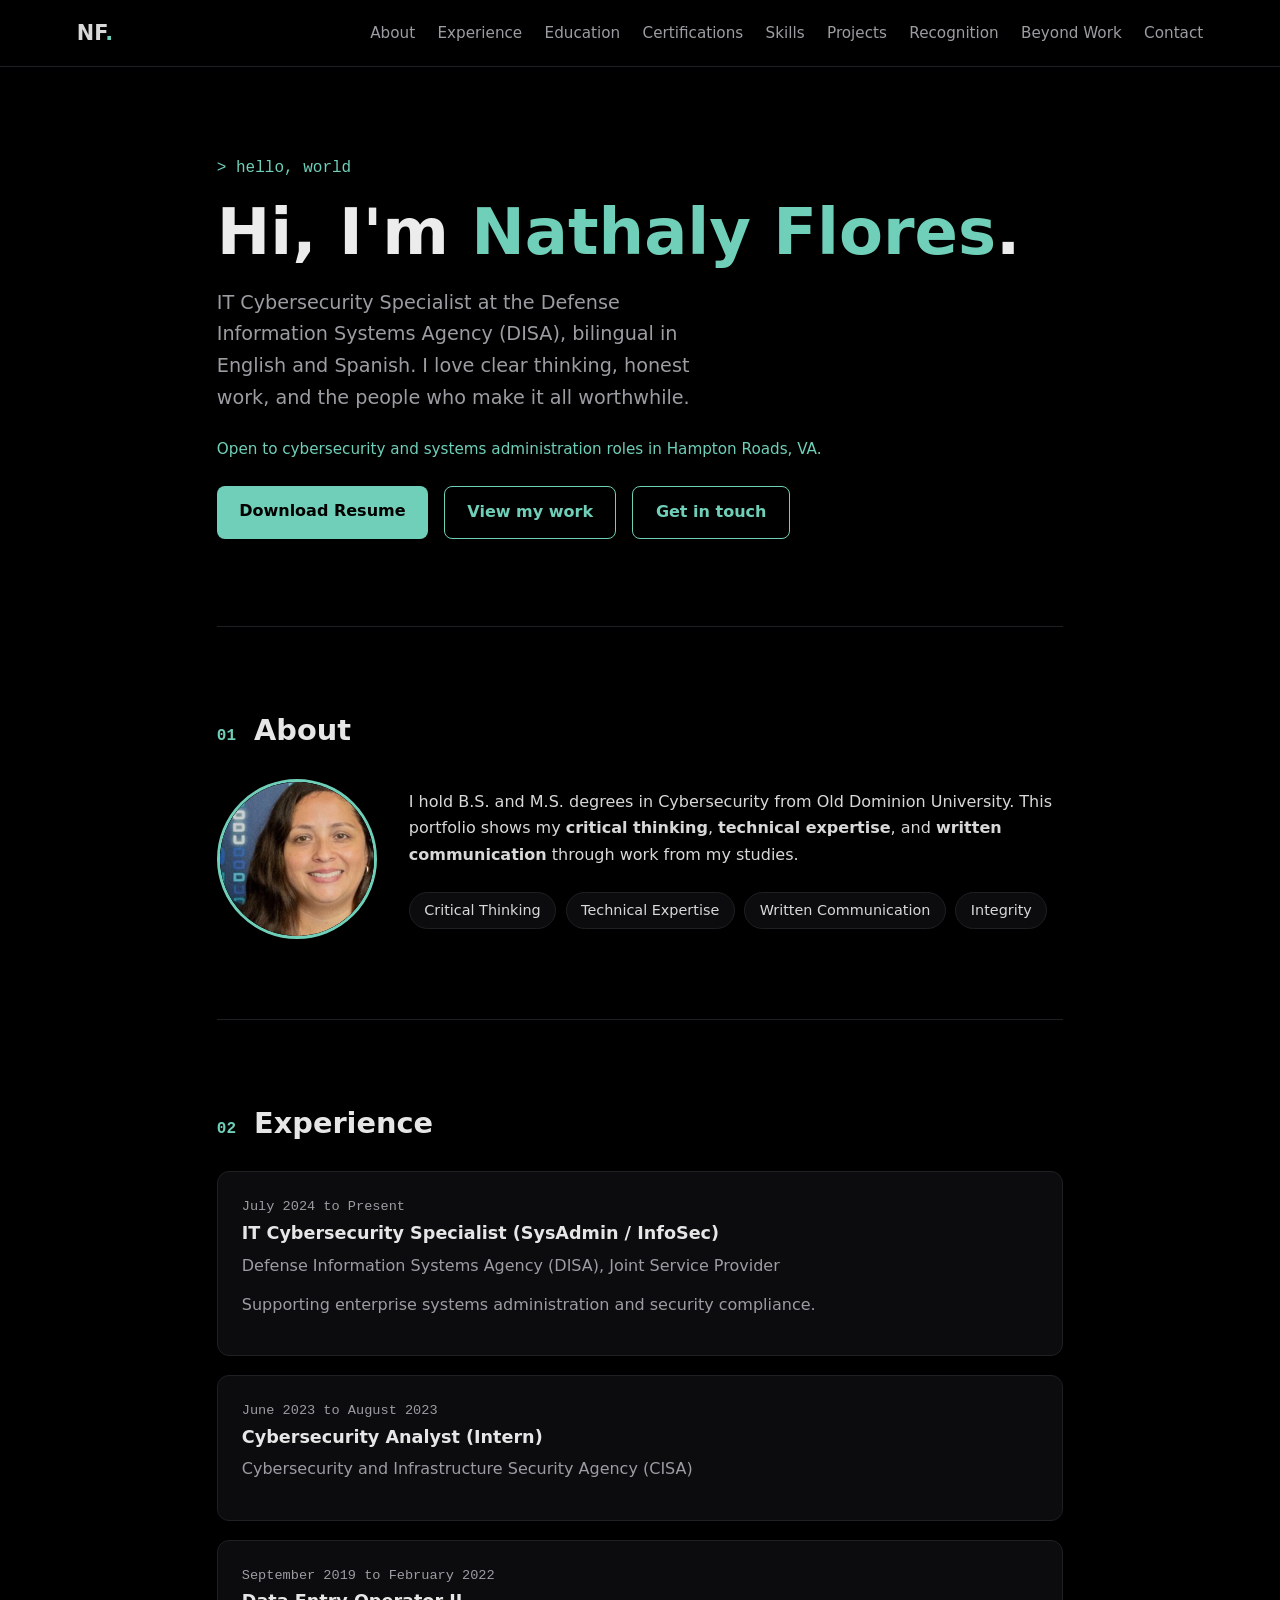
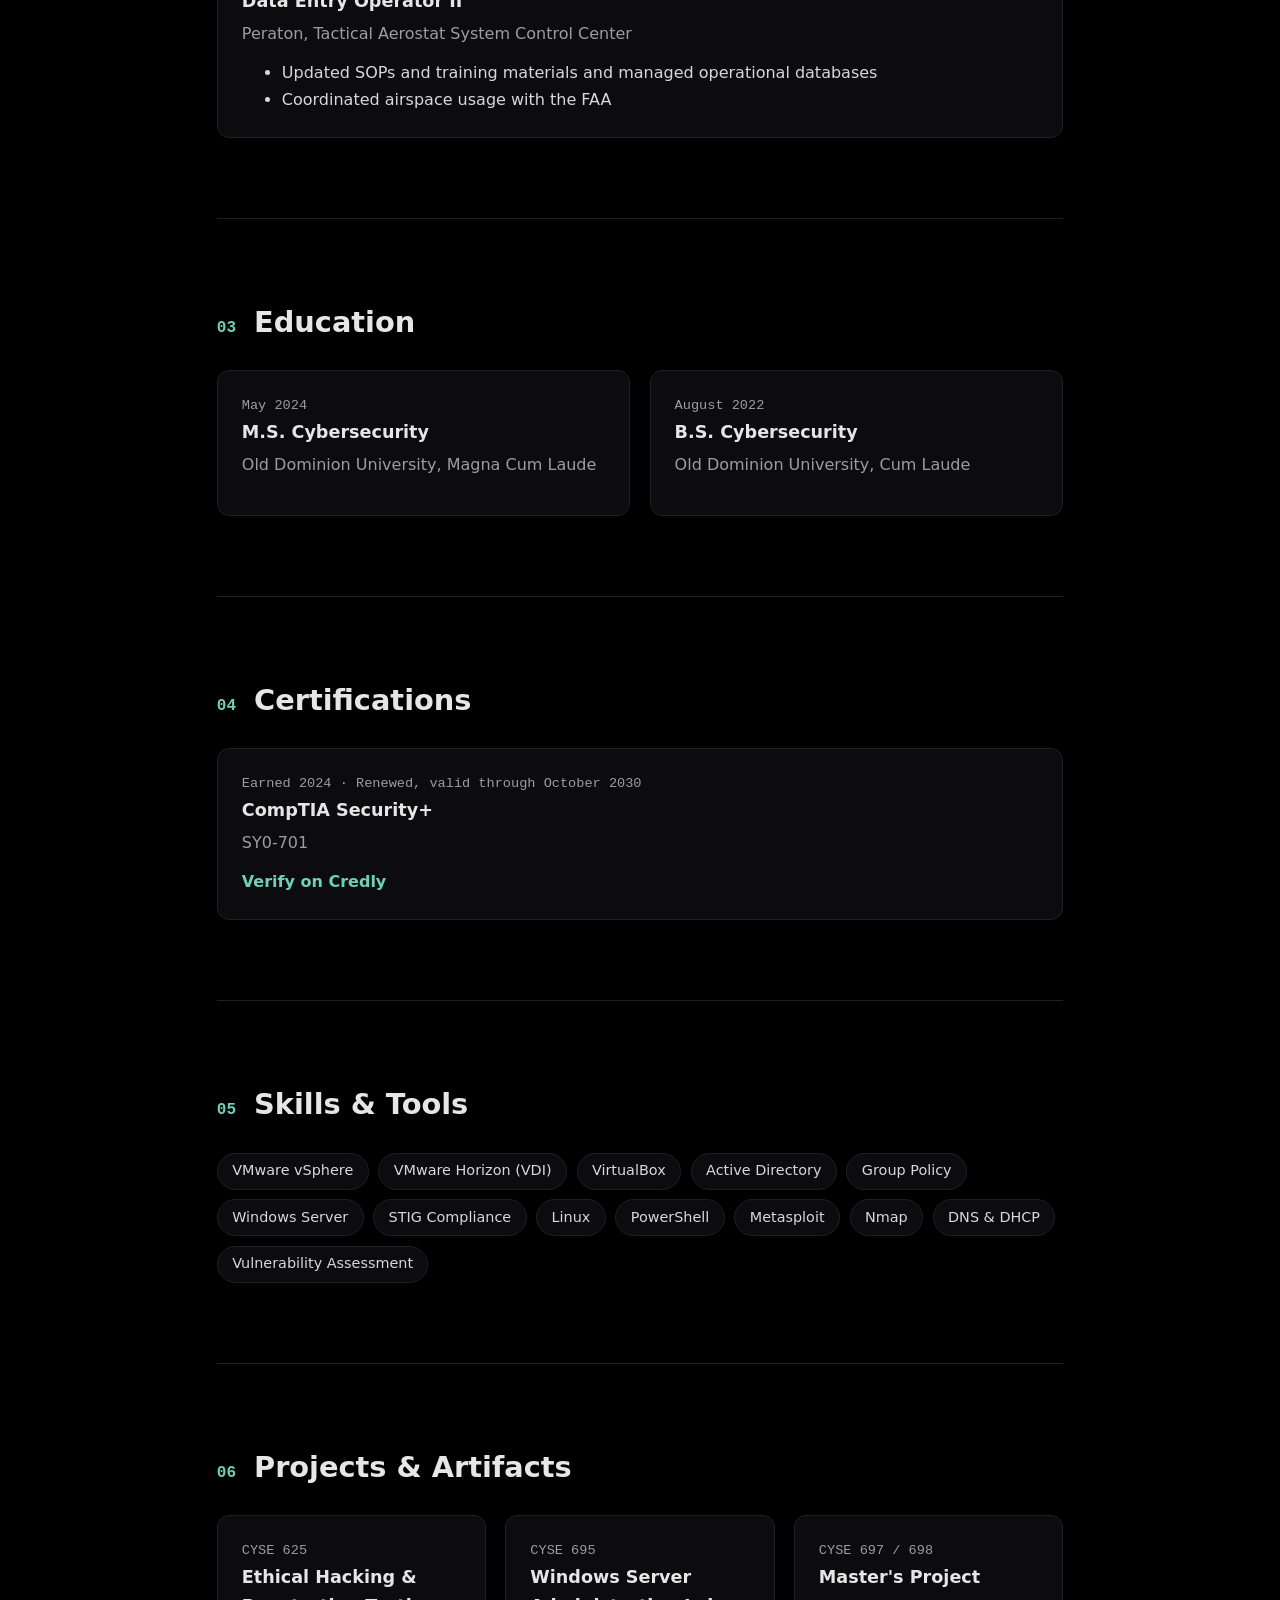
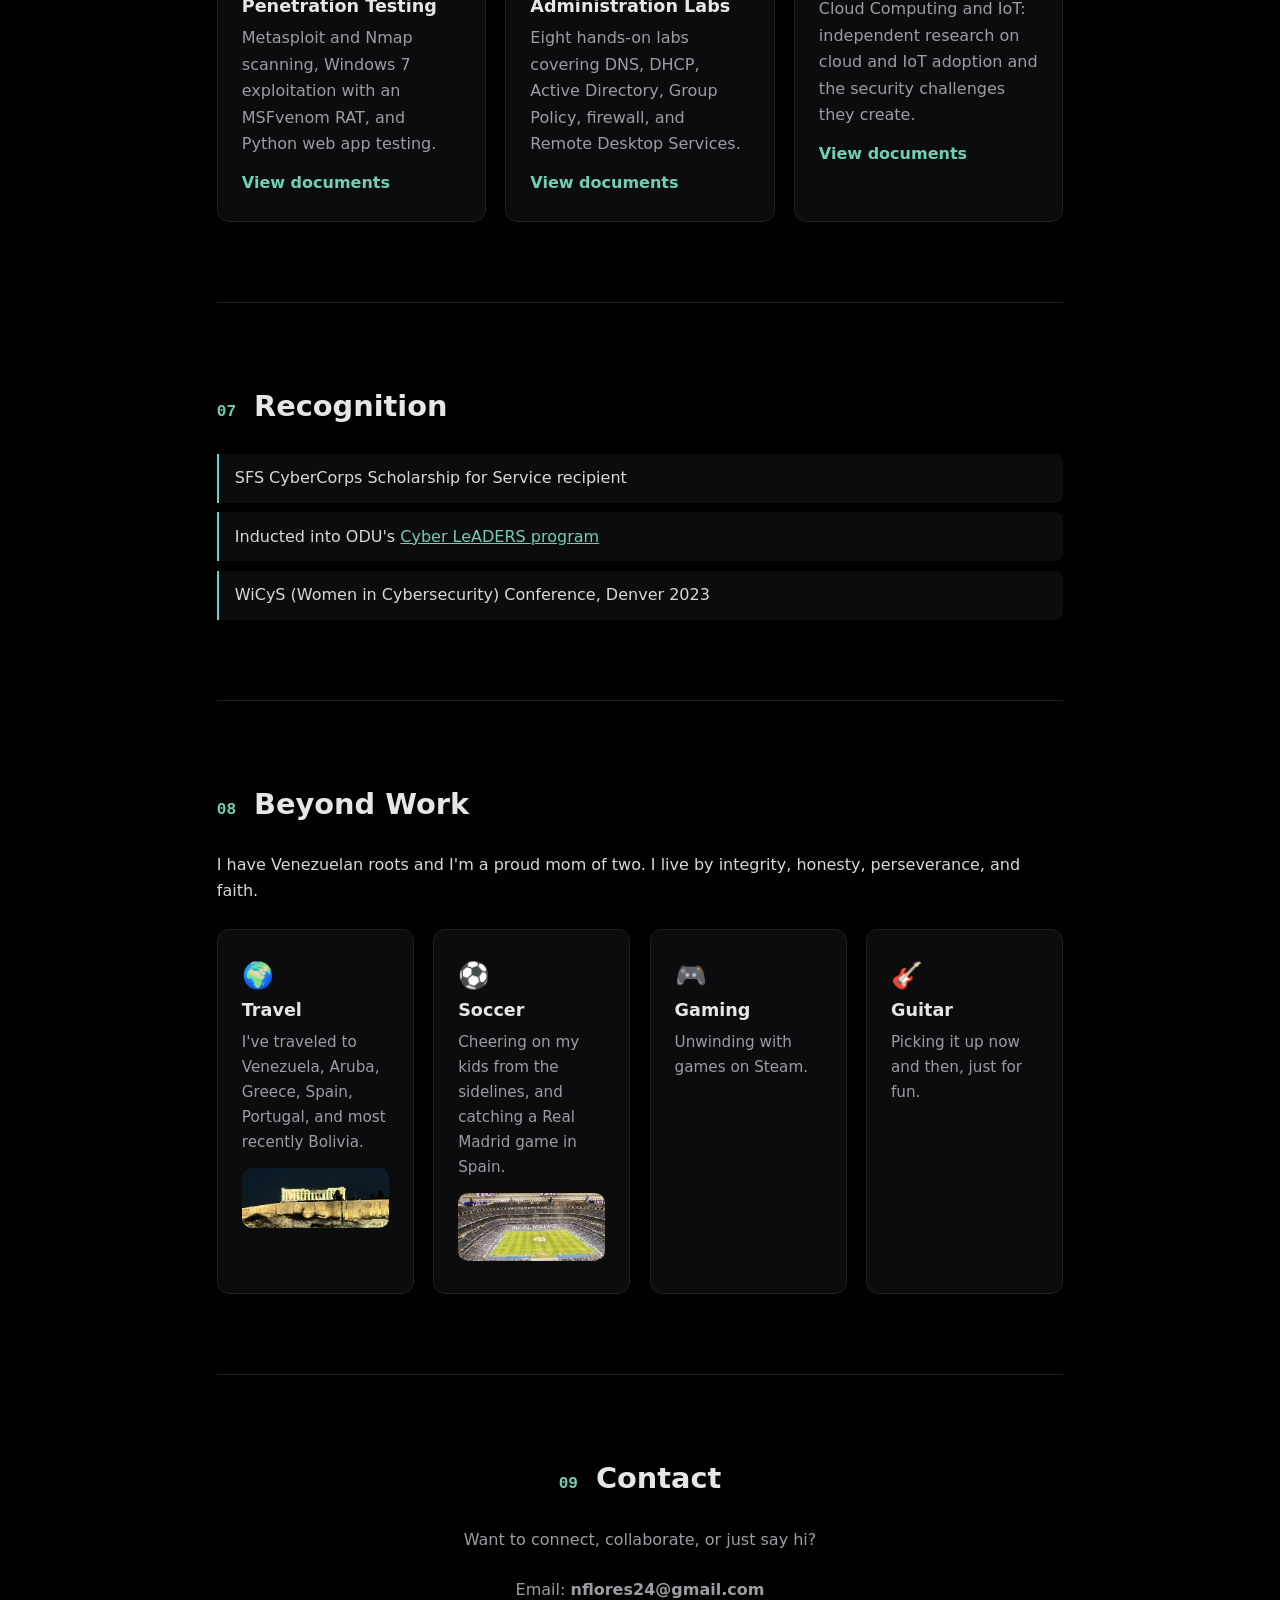
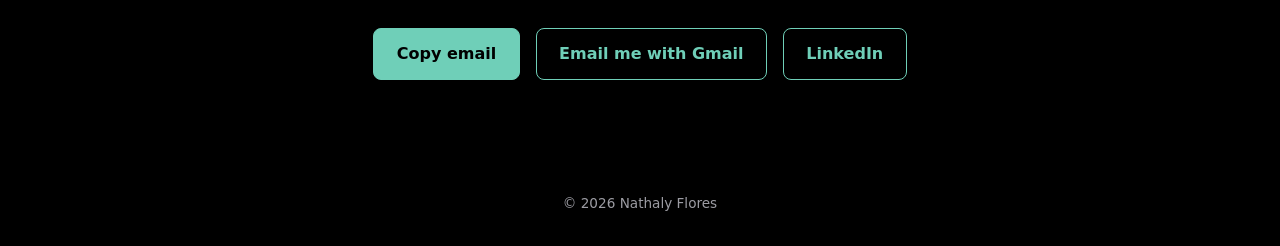
<file: index.html>
<!DOCTYPE html>
<html lang="en">
<head>
<meta charset="UTF-8">
<meta name="viewport" content="width=device-width, initial-scale=1">
<title>Nathaly Flores | Cybersecurity</title>
<meta name="description" content="Nathaly Flores, cybersecurity professional and Old Dominion University graduate.">
<link rel="icon" href="favicon.png" type="image/png">
<link rel="apple-touch-icon" href="apple-touch-icon.png">
<meta property="og:type" content="website">
<meta property="og:url" content="https://nathaly-flores.github.io/">
<meta property="og:title" content="Nathaly Flores | Cybersecurity">
<meta property="og:description" content="IT Cybersecurity Specialist, Security+ certified, M.S. Cybersecurity from Old Dominion University.">
<meta property="og:image" content="https://nathaly-flores.github.io/og-image.png">
<meta name="twitter:card" content="summary_large_image">
<link rel="stylesheet" href="style.css?v=7">
</head>
<body>
<a class="skip" href="#main">Skip to content</a>
<header class="nav">
  <a class="logo" href="#top">NF<span>.</span></a>
  <nav aria-label="Main">
    <a href="#about">About</a><a href="#experience">Experience</a><a href="#education">Education</a><a href="#certifications">Certifications</a><a href="#skills">Skills</a><a href="#projects">Projects</a><a href="#recognition">Recognition</a><a href="#beyond">Beyond Work</a><a href="#contact">Contact</a>
  </nav>
</header>
<main id="main">
<section class="hero" id="top">
  <p class="eyebrow">&gt; hello, world</p>
  <h1>Hi, I'm <span class="accent">Nathaly Flores</span>.</h1>
  <p class="lead">IT Cybersecurity Specialist at the Defense Information Systems Agency (DISA), bilingual in English and Spanish. I love clear thinking, honest work, and the people who make it all worthwhile.</p>
  <p class="open-to">Open to cybersecurity and systems administration roles in Hampton Roads, VA.</p>
  <div class="cta"><a class="btn" href="docs/Nathaly_Flores_Resume.pdf?v=6" target="_blank" rel="noopener">Download Resume</a><a class="btn ghost" href="#projects">View my work</a><a class="btn ghost" href="#contact">Get in touch</a></div>
</section>
<section id="about">
  <h2><span class="num">01</span> About</h2>
  <div class="about-wrap"><img class="headshot" src="headshot.jpg?v=2" alt="Nathaly Flores" width="160" height="160"><div>
    <p>I hold B.S. and M.S. degrees in Cybersecurity from Old Dominion University. This portfolio shows my <strong>critical thinking</strong>, <strong>technical expertise</strong>, and <strong>written communication</strong> through work from my studies.</p>
  <ul class="tags" aria-label="Strengths"><li>Critical Thinking</li><li>Technical Expertise</li><li>Written Communication</li><li>Integrity</li></ul>
  </div></div>
</section>
<section id="experience">
  <h2><span class="num">02</span> Experience</h2>
  <div class="grid one">
    <article class="card"><p class="meta">July 2024 to Present</p><h3>IT Cybersecurity Specialist (SysAdmin / InfoSec)</h3><p>Defense Information Systems Agency (DISA), Joint Service Provider</p><p>Supporting enterprise systems administration and security compliance.</p></article>
    <article class="card"><p class="meta">June 2023 to August 2023</p><h3>Cybersecurity Analyst (Intern)</h3><p>Cybersecurity and Infrastructure Security Agency (CISA)</p></article>
    <article class="card"><p class="meta">September 2019 to February 2022</p><h3>Data Entry Operator II</h3><p>Peraton, Tactical Aerostat System Control Center</p><ul><li>Updated SOPs and training materials and managed operational databases</li><li>Coordinated airspace usage with the FAA</li></ul></article>
  </div>
</section>
<section id="education">
  <h2><span class="num">03</span> Education</h2>
  <div class="grid two">
    <article class="card"><p class="meta">May 2024</p><h3>M.S. Cybersecurity</h3><p>Old Dominion University, Magna Cum Laude</p></article>
    <article class="card"><p class="meta">August 2022</p><h3>B.S. Cybersecurity</h3><p>Old Dominion University, Cum Laude</p></article>
  </div>
</section>
<section id="certifications">
  <h2><span class="num">04</span> Certifications</h2>
  <div class="grid two">
    <article class="card"><p class="meta">Earned 2024 &middot; Renewed, valid through October 2030</p><h3>CompTIA Security+</h3><p>SY0-701</p><a href="https://www.credly.com/badges/e518ff5c-3760-4cd5-b169-6aeed99cee49" target="_blank" rel="noopener">Verify on Credly<span class="sr-only"> (opens in new tab)</span></a></article>
  </div>
</section>
<section id="skills">
  <h2><span class="num">05</span> Skills &amp; Tools</h2>
  <ul class="tags" aria-label="Skills and tools"><li>VMware vSphere</li><li>VMware Horizon (VDI)</li><li>VirtualBox</li><li>Active Directory</li><li>Group Policy</li><li>Windows Server</li><li>STIG Compliance</li><li>Linux</li><li>PowerShell</li><li>Metasploit</li><li>Nmap</li><li>DNS &amp; DHCP</li><li>Vulnerability Assessment</li></ul>
</section>
<section id="projects">
  <h2><span class="num">06</span> Projects &amp; Artifacts</h2>
  <div class="grid three">
    <article class="card"><p class="meta">CYSE 625</p><h3>Ethical Hacking &amp; Penetration Testing</h3><p>Metasploit and Nmap scanning, Windows 7 exploitation with an MSFvenom RAT, and Python web app testing.</p><a href="projects.html#cyse625" target="_blank" rel="noopener">View documents<span class="sr-only"> (opens in new tab)</span></a></article>
    <article class="card"><p class="meta">CYSE 695</p><h3>Windows Server Administration Labs</h3><p>Eight hands-on labs covering DNS, DHCP, Active Directory, Group Policy, firewall, and Remote Desktop Services.</p><a href="projects.html#cyse695" target="_blank" rel="noopener">View documents<span class="sr-only"> (opens in new tab)</span></a></article>
    <article class="card"><p class="meta">CYSE 697 / 698</p><h3>Master's Project</h3><p>Cloud Computing and IoT: independent research on cloud and IoT adoption and the security challenges they create.</p><a href="docs/CYSE698_Masters_Project.pdf" target="_blank" rel="noopener">View documents<span class="sr-only"> (opens in new tab)</span></a></article>
  </div>
</section>
<section id="recognition">
  <h2><span class="num">07</span> Recognition</h2>
  <ul class="rec">
    <li>SFS CyberCorps Scholarship for Service recipient</li>
    <li>Inducted into ODU's <a href="https://ww1.odu.edu/news/2022/9/cyber_leaders" target="_blank" rel="noopener">Cyber LeADERS program<span class="sr-only"> (opens in new tab)</span></a></li>
    <li>WiCyS (Women in Cybersecurity) Conference, Denver 2023</li>
  </ul>
</section>
<section id="beyond">
  <h2><span class="num">08</span> Beyond Work</h2>
  <p>I have Venezuelan roots and I'm a proud mom of two. I live by integrity, honesty, perseverance, and faith.</p>
  <div class="grid four">
    <div class="mini"><span aria-hidden="true">🌍</span><h3>Travel</h3><p>I've traveled to Venezuela, Aruba, Greece, Spain, Portugal, and most recently Bolivia.</p><img class="travel" src="acropolis.jpg?v=1" alt="The Acropolis in Athens, Greece, lit up at night" loading="lazy"></div>
    <div class="mini"><span aria-hidden="true">⚽</span><h3>Soccer</h3><p>Cheering on my kids from the sidelines, and catching a Real Madrid game in Spain.</p><img class="travel" src="soccer.jpg?v=1" alt="Real Madrid stadium in Madrid, Spain" loading="lazy"></div>
    <div class="mini"><span aria-hidden="true">🎮</span><h3>Gaming</h3><p>Unwinding with games on Steam.</p></div>
    <div class="mini"><span aria-hidden="true">🎸</span><h3>Guitar</h3><p>Picking it up now and then, just for fun.</p></div>
  </div>
</section>
<section id="contact" class="contact">
  <h2><span class="num">09</span> Contact</h2>
  <p>Want to connect, collaborate, or just say hi?</p>
  <p class="email-line">Email: <strong>nflores24@gmail.com</strong></p>
  <div class="cta"><button class="btn" type="button" onclick="navigator.clipboard.writeText('nflores24@gmail.com').then(()=>{this.textContent='Copied!'})">Copy email</button><a class="btn ghost" href="https://mail.google.com/mail/?view=cm&amp;fs=1&amp;to=nflores24@gmail.com" target="_blank" rel="noopener">Email me with Gmail</a><a class="btn ghost" href="https://www.linkedin.com/in/nathaly-flores-a7225b17a/" target="_blank" rel="noopener">LinkedIn</a></div>
</section>
</main>
<footer><p>&copy; 2026 Nathaly Flores</p></footer>
</body>
</html>
</file>
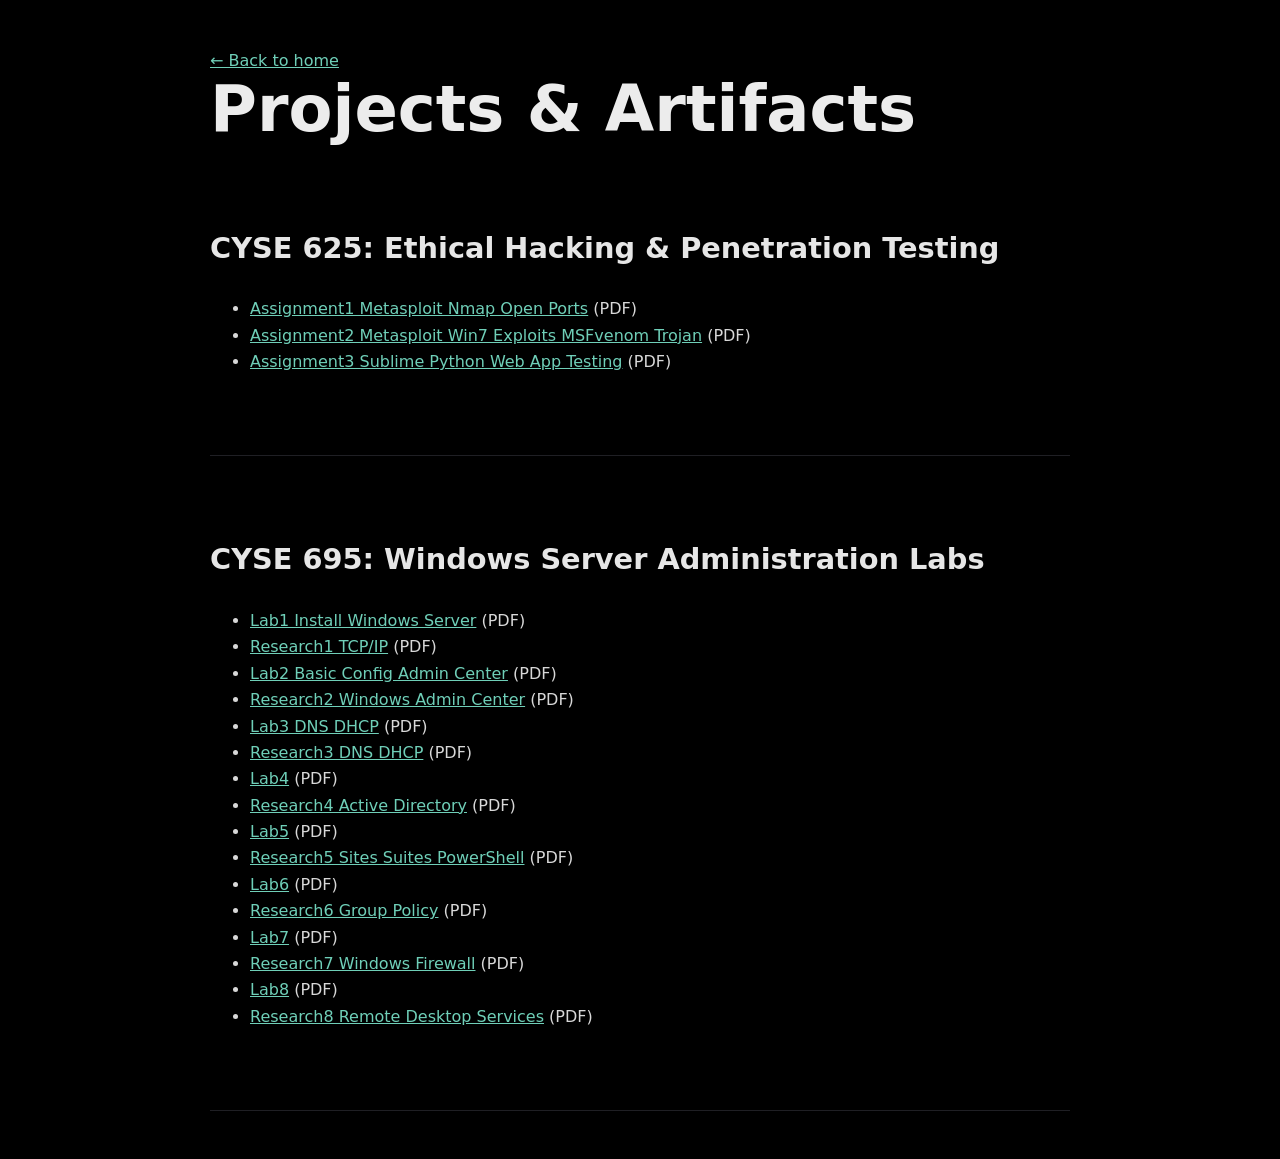
<file: projects.html>
<!doctype html><html lang="en"><head><meta charset="utf-8"><meta name="viewport" content="width=device-width,initial-scale=1"><title>Projects | Nathaly Flores</title><link rel="icon" href="favicon.png" type="image/png"><link rel="stylesheet" href="style.css?v=3"></head><body><main id="main" style="max-width:900px;margin:0 auto;padding:3rem 1.25rem">
<p><a href="index.html">&larr; Back to home</a></p><h1>Projects &amp; Artifacts</h1>
<section id="cyse625"><h2>CYSE 625: Ethical Hacking &amp; Penetration Testing</h2><ul><li><a href="docs/CYSE625_Assignment1_Metasploit_Nmap_Open_Ports.pdf" target="_blank" rel="noopener">Assignment1 Metasploit Nmap Open Ports</a> (PDF)</li>
<li><a href="docs/CYSE625_Assignment2_Metasploit_Win7_Exploits_MSFvenom_Trojan.pdf" target="_blank" rel="noopener">Assignment2 Metasploit Win7 Exploits MSFvenom Trojan</a> (PDF)</li>
<li><a href="docs/CYSE625_Assignment3_Sublime_Python_Web_App_Testing.pdf" target="_blank" rel="noopener">Assignment3 Sublime Python Web App Testing</a> (PDF)</li></ul></section>
<section id="cyse695"><h2>CYSE 695: Windows Server Administration Labs</h2><ul><li><a href="docs/CYSE695_01_Lab1_Install_Windows_Server.pdf" target="_blank" rel="noopener">Lab1 Install Windows Server</a> (PDF)</li>
<li><a href="docs/CYSE695_02_Research1_TCPIP.pdf" target="_blank" rel="noopener">Research1 TCP/IP</a> (PDF)</li>
<li><a href="docs/CYSE695_03_Lab2_Basic_Config_Admin_Center.pdf" target="_blank" rel="noopener">Lab2 Basic Config Admin Center</a> (PDF)</li>
<li><a href="docs/CYSE695_04_Research2_Windows_Admin_Center.pdf" target="_blank" rel="noopener">Research2 Windows Admin Center</a> (PDF)</li>
<li><a href="docs/CYSE695_05_Lab3_DNS_DHCP.pdf" target="_blank" rel="noopener">Lab3 DNS DHCP</a> (PDF)</li>
<li><a href="docs/CYSE695_06_Research3_DNS_DHCP.pdf" target="_blank" rel="noopener">Research3 DNS DHCP</a> (PDF)</li>
<li><a href="docs/CYSE695_07_Lab4.pdf" target="_blank" rel="noopener">Lab4</a> (PDF)</li>
<li><a href="docs/CYSE695_08_Research4_Active_Directory.pdf" target="_blank" rel="noopener">Research4 Active Directory</a> (PDF)</li>
<li><a href="docs/CYSE695_09_Lab5.pdf" target="_blank" rel="noopener">Lab5</a> (PDF)</li>
<li><a href="docs/CYSE695_10_Research5_Sites_Suites_PowerShell.pdf" target="_blank" rel="noopener">Research5 Sites Suites PowerShell</a> (PDF)</li>
<li><a href="docs/CYSE695_11_Lab6.pdf" target="_blank" rel="noopener">Lab6</a> (PDF)</li>
<li><a href="docs/CYSE695_12_Research6_Group_Policy.pdf" target="_blank" rel="noopener">Research6 Group Policy</a> (PDF)</li>
<li><a href="docs/CYSE695_13_Lab7.pdf" target="_blank" rel="noopener">Lab7</a> (PDF)</li>
<li><a href="docs/CYSE695_14_Research7_Windows_Firewall.pdf" target="_blank" rel="noopener">Research7 Windows Firewall</a> (PDF)</li>
<li><a href="docs/CYSE695_15_Lab8.pdf" target="_blank" rel="noopener">Lab8</a> (PDF)</li>
<li><a href="docs/CYSE695_16_Research8_Remote_Desktop_Services.pdf" target="_blank" rel="noopener">Research8 Remote Desktop Services</a> (PDF)</li></ul></section>
</main></body></html>
</file>
<file: style.css>
:root{--bg:#000;--panel:#0c0c0e;--text:#d8d8d8;--muted:#9c9ca3;--accent:#6fcfb8;--warm:#e0a98a;--border:#1f1f24}
*{box-sizing:border-box;margin:0}
html{scroll-behavior:smooth}
body{font-family:system-ui,-apple-system,"Segoe UI",Roboto,sans-serif;background:var(--bg);color:var(--text);line-height:1.65}
a{color:var(--accent)}
a:focus-visible{outline:2px solid var(--warm);outline-offset:3px}
.skip{position:absolute;left:-999px}.skip:focus{left:1rem;top:1rem;background:var(--accent);color:#000;padding:.5rem;z-index:10}
.nav{position:sticky;top:0;display:flex;justify-content:space-between;align-items:center;padding:1rem 6vw;background:rgba(0,0,0,.88);backdrop-filter:blur(8px);border-bottom:1px solid var(--border);z-index:5}
.logo{font-weight:800;font-size:1.3rem;color:var(--text);text-decoration:none}.logo span{color:var(--accent)}
nav a{color:var(--muted);text-decoration:none;margin-left:1.4rem;font-size:.95rem}nav a:hover{color:var(--accent)}
main{max-width:1000px;margin:0 auto;padding:0 6vw}
section{padding:5rem 0;border-bottom:1px solid var(--border)}
.hero{min-height:560px;display:flex;flex-direction:column;justify-content:center}
.eyebrow{font-family:ui-monospace,Menlo,monospace;color:var(--accent);margin-bottom:1rem}
h1{font-size:clamp(2.3rem,6vw,4rem);line-height:1.1;color:#ececec}
h2,h3{color:#e6e6e6}
.accent{color:var(--accent)}
.lead{font-size:1.2rem;color:var(--muted);max-width:42ch;margin:1.2rem 0 2rem}
.cta{display:flex;gap:1rem;flex-wrap:wrap}
.btn{display:inline-block;padding:.75rem 1.4rem;border-radius:8px;background:var(--accent);color:#000;font-weight:600;text-decoration:none}
.btn.ghost{background:transparent;color:var(--accent);border:1px solid var(--accent)}
h2{font-size:1.8rem;margin-bottom:1.5rem}.num{font-family:ui-monospace,monospace;color:var(--accent);font-size:1rem;margin-right:.5rem}
h3{font-size:1.1rem;margin-bottom:.3rem}
.muted,.meta{color:var(--muted)}.meta{font-family:ui-monospace,monospace;font-size:.85rem}
.tags{list-style:none;padding:0;display:flex;flex-wrap:wrap;gap:.6rem;margin-top:1.5rem}
.tags li{border:1px solid var(--border);background:var(--panel);padding:.35rem .9rem;border-radius:999px;font-size:.9rem}
.grid{display:grid;gap:1.2rem;margin-top:1.5rem}.two{grid-template-columns:repeat(auto-fit,minmax(260px,1fr))}.three{grid-template-columns:repeat(auto-fit,minmax(240px,1fr))}.four{grid-template-columns:repeat(auto-fit,minmax(180px,1fr))}
.card,.mini{background:var(--panel);border:1px solid var(--border);border-radius:12px;padding:1.5rem}
.card:hover{border-color:#2f5f55}
.placeholder{border-style:dashed}.placeholder p{color:var(--muted);margin-bottom:.8rem}
.soon{font-size:.9rem;color:var(--muted);font-style:italic}
.badge{display:inline-block;font-size:.75rem;background:rgba(224,169,138,.12);color:var(--warm);padding:.15rem .6rem;border-radius:6px;margin-bottom:.7rem}
.mini span{font-size:1.6rem}.mini p{color:var(--muted);font-size:.95rem}
.contact{text-align:center;border:none}.contact p{color:var(--muted);margin-bottom:1.5rem}
footer{text-align:center;padding:2rem;color:var(--muted);font-size:.85rem}
@media(max-width:640px){nav{display:none}section{padding:3.5rem 0}}
@media(prefers-reduced-motion:reduce){html{scroll-behavior:auto}}
.card a{font-weight:600;text-decoration:none}.card a:hover{text-decoration:underline}
.card p:not(.meta){color:var(--muted);margin-bottom:.8rem}
.rec{list-style:none;padding:0;display:grid;gap:.6rem}
.rec li{padding:.7rem 1rem;border-left:2px solid var(--accent);background:var(--panel);border-radius:0 8px 8px 0}
.sr-only{position:absolute;width:1px;height:1px;overflow:hidden;clip:rect(0 0 0 0)}
.one{grid-template-columns:1fr}
button.btn{border:0;font:inherit;font-weight:600;cursor:pointer}.email-line{margin-bottom:1rem}
#contact .cta{display:flex;justify-content:center;flex-wrap:wrap;gap:1rem}#contact button.btn{font-size:1rem;padding:.75rem 1.4rem;border:1px solid var(--accent)}

.about-wrap{display:flex;gap:2rem;align-items:center}.headshot{width:160px;height:160px;border-radius:50%;border:3px solid var(--accent,#6fcfb8);flex-shrink:0;object-fit:cover}.travel{width:100%;border-radius:10px;margin-top:.8rem}
@media(max-width:640px){.about-wrap{flex-direction:column;text-align:center}}
.open-to{color:var(--accent,#6fcfb8);font-size:.95rem;margin:-.5rem 0 1.5rem}
</file>
